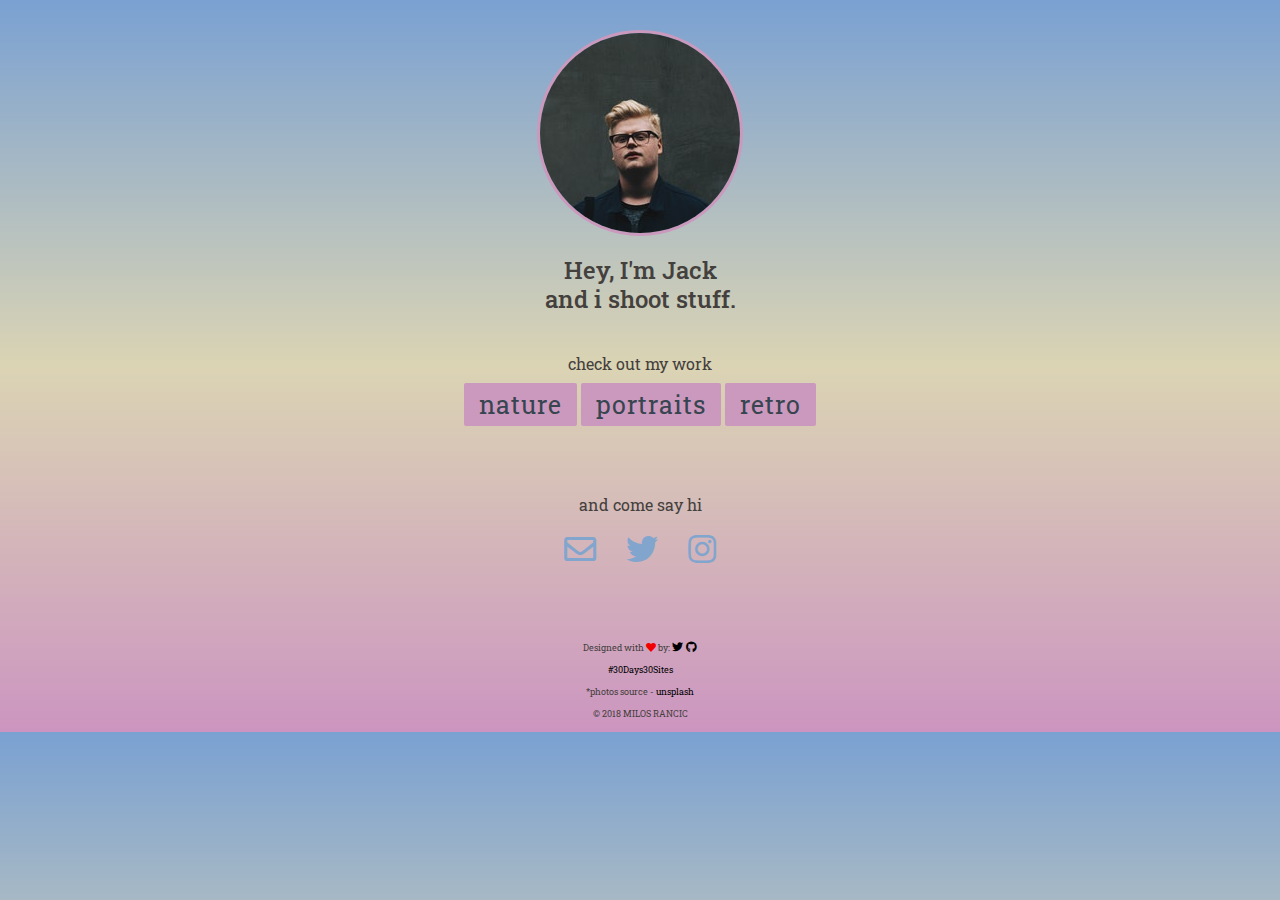
<file: index.html>
<!DOCTYPE html>
<html lang="en">
<head>

	<meta charset="utf-8">
	<meta http-equiv="X-UA-Compatible" content="IE=edge">
	<meta name="viewport" content="width=device-width, initial-scale=1">

	<title>Photographer</title>

	<!-- Bootstrap -->
	<link rel="stylesheet" href="https://maxcdn.bootstrapcdn.com/bootstrap/4.0.0/css/bootstrap.min.css" integrity="sha384-Gn5384xqQ1aoWXA+058RXPxPg6fy4IWvTNh0E263XmFcJlSAwiGgFAW/dAiS6JXm" crossorigin="anonymous">
	
	<!-- CSS -->
	<link rel="stylesheet" type="text/css" href="css/style.css">

	<!-- Font awesome -->
	<link href="https://use.fontawesome.com/releases/v5.0.8/css/all.css" rel="stylesheet">

	<!-- Google font -->
	<link href="https://fonts.googleapis.com/css?family=Roboto+Slab:400,700" rel="stylesheet">

</head>

<body id="index-pg">

	<div class="container text-center">
		<div class="row">

			<div class="col-md-12">
				<img src="images/avatar.jpeg" class="rounded-circle img-fluid" alt="headshot of photographer">
				<!-- Photo source https://source.unsplash.com/EF8yYhT9_KA/200x200 -->
				<h4>Hey, I'm Jack <br> and i shoot stuff. </h4> 
			</div>
		</div>
		<div class="row">
			<div class="col-md-12 all-pg-links">
				<p>check out my work</p>
				<a href="nature.html">nature</a>
				<a href="portraits.html">portraits</a>
				<a href="retro.html">retro</a>
			</div>	
		</div>
		<div class="row">	
			<div class="col-md-12 social-links">
				<p>and come say hi</p>
				<a href=""><i class="far fa-2x fa-envelope"></i></a>
				<a href=""><i class="fab fa-2x fa-twitter"></i></a>
				<a href=""><i class="fab fa-2x fa-instagram"></i></a>
			</div>
		</div>
	</div>



	<!-- footer -->
	<section id="footer">
		<div class="container-fluid" >
			<div class="row">
				<div class="col-md-12">
					<p class="text-center"><small>Designed with
						<span class="heart"><i class="fas fa-heart"></i></span> by: </small>
						<a href="https://twitter.com/milos_rancic" target="_blank">
							<i class="fab fa-twitter"></i>
						</a>
						<a href="https://github.com/milosrancic" target="_blank">
							<i class="fab fa-github"></i>
						</a>
					</p>
					<p class="text-center">
						<small>
							<a href="https://www.facebook.com/groups/30days30sites/" target="_blank">#30Days30Sites</a>
						</small>
					</p>
					<p class="text-center">
						<small>*photos source -  
							<a href="https://unsplash.com/"  target="_blank">unsplash</a>
						</small>
					</p>
					<p class="text-center">
						<small> © 2018 MILOS RANCIC </small>
					</p>
				</div>
			</div>
		</div>
	</section>




	<!-- Scripts -->
	<script src="https://ajax.googleapis.com/ajax/libs/jquery/3.3.1/jquery.min.js"></script>

	<script src="https://maxcdn.bootstrapcdn.com/bootstrap/4.0.0/js/bootstrap.min.js" integrity="sha384-JZR6Spejh4U02d8jOt6vLEHfe/JQGiRRSQQxSfFWpi1MquVdAyjUar5+76PVCmYl" crossorigin="anonymous"></script>

	<script type="text/javascript" src="js/script.js"></script>

</body>
</html>
</file>
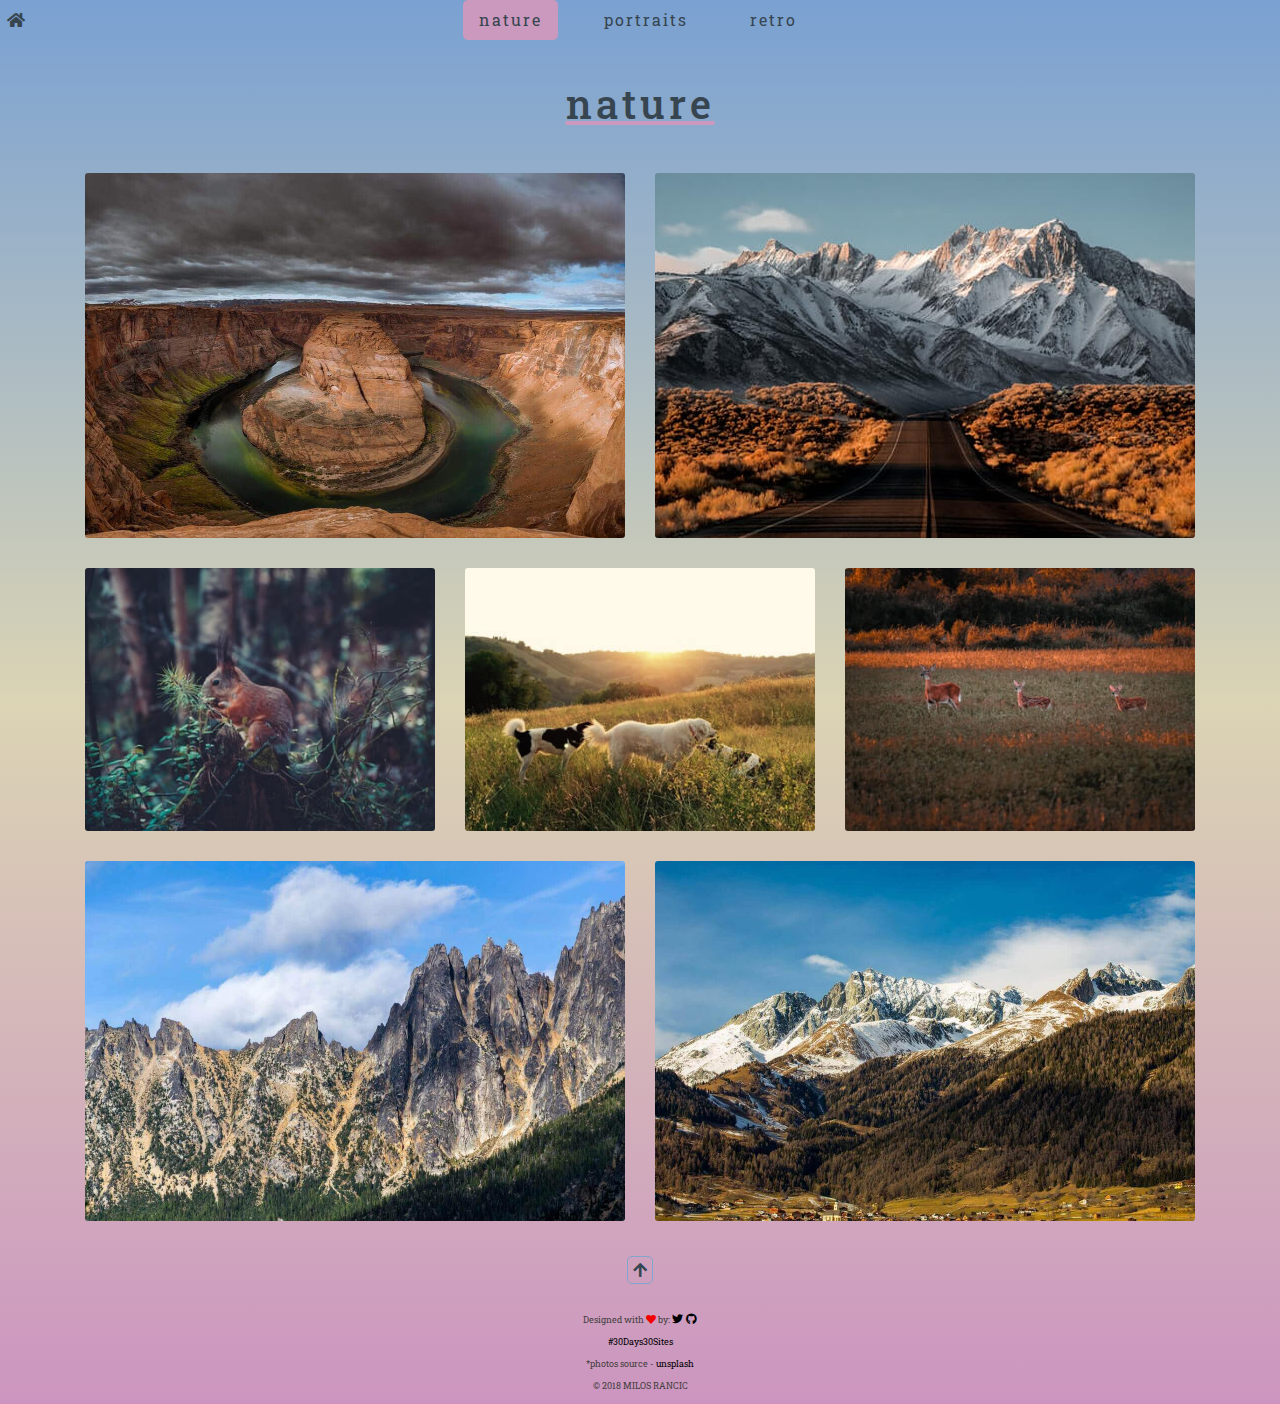
<file: nature.html>
<!DOCTYPE html>
<html lang="en">
<head>

	<meta charset="utf-8">
	<meta http-equiv="X-UA-Compatible" content="IE=edge">
	<meta name="viewport" content="width=device-width, initial-scale=1">

	<title>Photographer</title>

	<!-- Bootstrap -->
	<link rel="stylesheet" href="https://maxcdn.bootstrapcdn.com/bootstrap/4.0.0/css/bootstrap.min.css" integrity="sha384-Gn5384xqQ1aoWXA+058RXPxPg6fy4IWvTNh0E263XmFcJlSAwiGgFAW/dAiS6JXm" crossorigin="anonymous">
	
	<!-- CSS -->
	<link rel="stylesheet" type="text/css" href="css/style.css">

	<!-- Font awesome -->
	<link href="https://use.fontawesome.com/releases/v5.0.8/css/all.css" rel="stylesheet">

	<!-- Google font -->
	<link href="https://fonts.googleapis.com/css?family=Roboto+Slab:400,700" rel="stylesheet">

</head>
<body id="nature-pg">

	<!-- home icon -->
	<div class="float-left">
		<a href="index.html">
			<i class="fas fa-home"></i>
		</a>
	</div>

	<!-- navbar -->
	<ul class="nav justify-content-center">
		<li class="nav-item">
			<a class="nav-link active" href="nature.html">nature</a>
		</li>
		<li class="nav-item">
			<a class="nav-link" href="portraits.html">portraits</a>
		</li>
		<li class="nav-item">
			<a class="nav-link" href="retro.html">retro</a>
		</li>
	</ul>

	<div class="container">
		<div class="row">
			<div class="col-md-12 text-center">
				<h1>nature</h1>
			</div>
		</div>
	</div>
	<div class="container photos">
		<div class="row ">
			<div class="col-md-6">
				<img src="images/nature-1.jpeg" class="img-fluid" alt="photo of canyon">
				<!-- photo source https://source.unsplash.com/xMYnPo53ukE -->
			</div>
			<div class="col-md-6">
				<img src="images/nature-2.jpeg" class="img-fluid" alt="photo of mountain">
				<!-- photo source https://source.unsplash.com/DiUz3I1iAt4/540x365 -->
			</div>
			<!-- row start -->
			<div class="col-md-4">
				<img src="images/nature-3.jpeg" class="img-fluid" alt="photo of squirrel">
				<!-- photo source https://source.unsplash.com/6hC831t-ihM/400x300 -->
			</div>
			<div class="col-md-4">
				<img src="images/nature-4.jpeg" class="img-fluid" alt="photo of dogs">
				<!-- photo source https://source.unsplash.com/BA_bjyxvoNQ/400x300 -->
			</div>
			<div class="col-md-4">
				<img src="images/nature-5.jpeg" class="img-fluid" alt="photo of deer">
				<!-- photo source https://source.unsplash.com/Uncdy8uz1lI/400x300 -->
			</div>
			<!-- row start -->
			<div class="col-md-6">
				<img src="images/nature-6.jpeg" class="img-fluid" alt="photo of mountain">
				<!-- photo source https://source.unsplash.com/jZCilFgdJmM -->
			</div>
			<div class="col-md-6">
				<img src="images/nature-7.jpeg" class="img-fluid" alt="photo of mountain">
				<!-- photo source https://source.unsplash.com/DbRoPEKtedo -->
			</div>
		</div>
	</div>

	<!-- back to top arrow -->
	<div class="text-center back-to-top">
		<a href="#">
			<i class="fas fa-arrow-up"></i>
		</a>
	</div>

	

	<!-- footer -->
	<section id="footer">
		<div class="container-fluid" >
			<div class="row">
				<div class="col-md-12">
					<p class="text-center"><small>Designed with
						<span class="heart"><i class="fas fa-heart"></i></span> by: </small>
						<a href="https://twitter.com/milos_rancic" target="_blank">
							<i class="fab fa-twitter"></i>
						</a>
						<a href="https://github.com/milosrancic" target="_blank">
							<i class="fab fa-github"></i>
						</a>
					</p>
					<p class="text-center">
						<small>
							<a href="https://www.facebook.com/groups/30days30sites/" target="_blank">#30Days30Sites</a>
						</small>
					</p>
					<p class="text-center">
						<small>*photos source -  
							<a href="https://unsplash.com/"  target="_blank">unsplash</a>
						</small>
					</p>
					<p class="text-center">
						<small> © 2018 MILOS RANCIC </small>
					</p>
				</div>
			</div>
		</div>
	</section>





	<!-- Scripts -->
	<script src="https://ajax.googleapis.com/ajax/libs/jquery/3.3.1/jquery.min.js"></script>

	<script src="https://maxcdn.bootstrapcdn.com/bootstrap/4.0.0/js/bootstrap.min.js" integrity="sha384-JZR6Spejh4U02d8jOt6vLEHfe/JQGiRRSQQxSfFWpi1MquVdAyjUar5+76PVCmYl" crossorigin="anonymous"></script>

	<script type="text/javascript" src="js/script.js"></script>

</body>
</html>
</file>
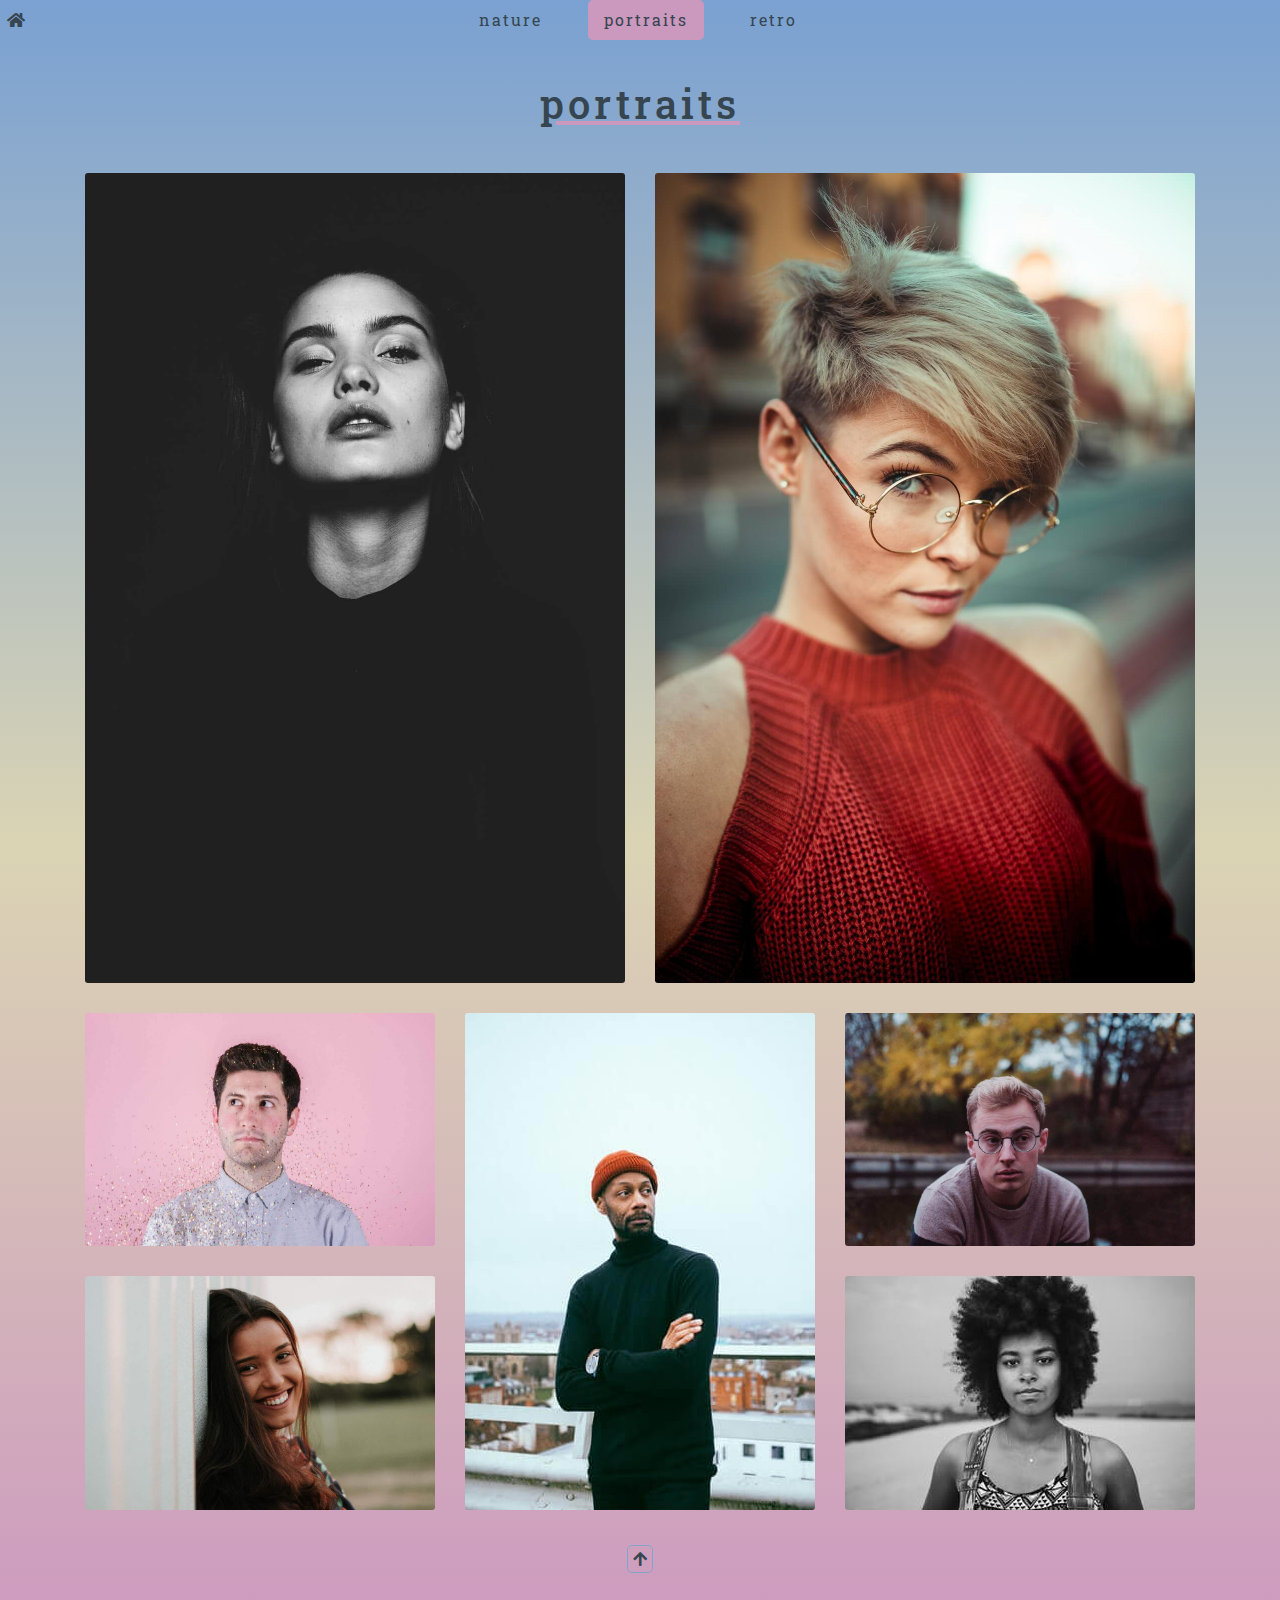
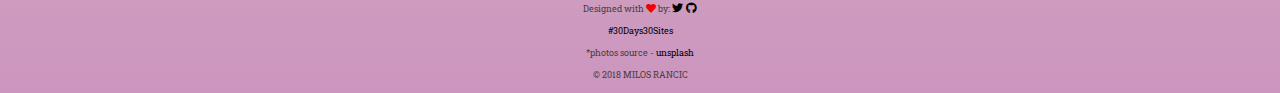
<file: portraits.html>
<!DOCTYPE html>
<html lang="en">
<head>

	<meta charset="utf-8">
	<meta http-equiv="X-UA-Compatible" content="IE=edge">
	<meta name="viewport" content="width=device-width, initial-scale=1">

	<title>Photographer</title>

	<!-- Bootstrap -->
	<link rel="stylesheet" href="https://maxcdn.bootstrapcdn.com/bootstrap/4.0.0/css/bootstrap.min.css" integrity="sha384-Gn5384xqQ1aoWXA+058RXPxPg6fy4IWvTNh0E263XmFcJlSAwiGgFAW/dAiS6JXm" crossorigin="anonymous">
	
	<!-- CSS -->
	<link rel="stylesheet" type="text/css" href="css/style.css">

	<!-- Font awesome -->
	<link href="https://use.fontawesome.com/releases/v5.0.8/css/all.css" rel="stylesheet">

	<!-- Google font -->
	<link href="https://fonts.googleapis.com/css?family=Roboto+Slab:400,700" rel="stylesheet">	

</head>
<body id="portraits-pg">

	<!-- Navbar -->
	<div class="float-left">
		<a href="index.html">
			<i class="fas fa-home"></i>
		</a>
	</div>
	<ul class="nav justify-content-center">
		<li class="nav-item">
			<a class="nav-link" href="nature.html">nature</a>
		</li>
		<li class="nav-item">
			<a class="nav-link active" href="portraits.html">portraits</a>
		</li>
		<li class="nav-item">
			<a class="nav-link" href="retro.html">retro</a>
		</li>
	</ul>

	<div class="container">
		<div class="row">
			<div class="col-md-12 text-center">
				<h1>portraits</h1>
			</div>
		</div>
	</div>


	<!-- 400x820 -->

	<div class="container photos ">
		<div class="row">
			<div class="col-md-6">
				<img src="images/portrait-1.jpeg" class="img-fluid" alt="headshot of model a model">
				<!-- photo source https://source.unsplash.com/Nxy-6QwGMzA-->
			</div>
			<div class="col-md-6">
				<img src="images/portrait-2.jpeg" class="img-fluid" alt="headshot of model a model">
				<!-- photo source https://source.unsplash.com/vXQza9AUe40 -->
			</div>
			<div class="col-md-4">
				<img src="images/portrait-3.jpeg" class="img-fluid" alt="headshot of a model">
				<!-- photo source https://source.unsplash.com/ntQ-DWsyh8o -->
				<img src="images/portrait-4.jpeg" class="img-fluid" alt="headshot of a model">
				<!-- photo source https://source.unsplash.com/yhTgwFpqgjg -->
			</div>
			<div class="col-md-4">
				<img src="images/portrait-5.jpeg" class="img-fluid" alt="headshot of a model">
				<!-- photo source https://source.unsplash.com/5aGUyCW_PJw -->
			</div>
			<div class="col-md-4">
				<img src="images/portrait-6.jpeg" class="img-fluid" alt="headshot of a model">
				<!-- photo source https://source.unsplash.com/BBhY-e1XsT0 -->
				<img src="images/portrait-7.jpeg" class="img-fluid" alt="headshot of a model">
				<!-- photo source https://source.unsplash.com/4ng2Q432boo -->
			</div>
		</div>
	</div>

	<!-- back to top arrow -->
	<div class="text-center back-to-top">
		<a href="#">
			<i class="fas fa-arrow-up"></i>
		</a>
	</div>













	<!-- footer -->
	<section id="footer">
		<div class="container-fluid" >
			<div class="row">
				<div class="col-md-12">
					<p class="text-center"><small>Designed with
						<span class="heart"><i class="fas fa-heart"></i></span> by: </small>
						<a href="https://twitter.com/milos_rancic" target="_blank">
							<i class="fab fa-twitter"></i>
						</a>
						<a href="https://github.com/milosrancic" target="_blank">
							<i class="fab fa-github"></i>
						</a>
					</p>
					<p class="text-center">
						<small>
							<a href="https://www.facebook.com/groups/30days30sites/" target="_blank">#30Days30Sites</a>
						</small>
					</p>
					<p class="text-center">
						<small>*photos source -  
							<a href="https://unsplash.com/"  target="_blank">unsplash</a>
						</small>
					</p>
					<p class="text-center">
						<small> © 2018 MILOS RANCIC </small>
					</p>
				</div>
			</div>
		</div>
	</section>




	<!-- Scripts -->
	<script src="https://ajax.googleapis.com/ajax/libs/jquery/3.3.1/jquery.min.js"></script>

	<script src="https://maxcdn.bootstrapcdn.com/bootstrap/4.0.0/js/bootstrap.min.js" integrity="sha384-JZR6Spejh4U02d8jOt6vLEHfe/JQGiRRSQQxSfFWpi1MquVdAyjUar5+76PVCmYl" crossorigin="anonymous"></script>

	<script type="text/javascript" src="js/script.js"></script>
	
</body>
</html>
</file>
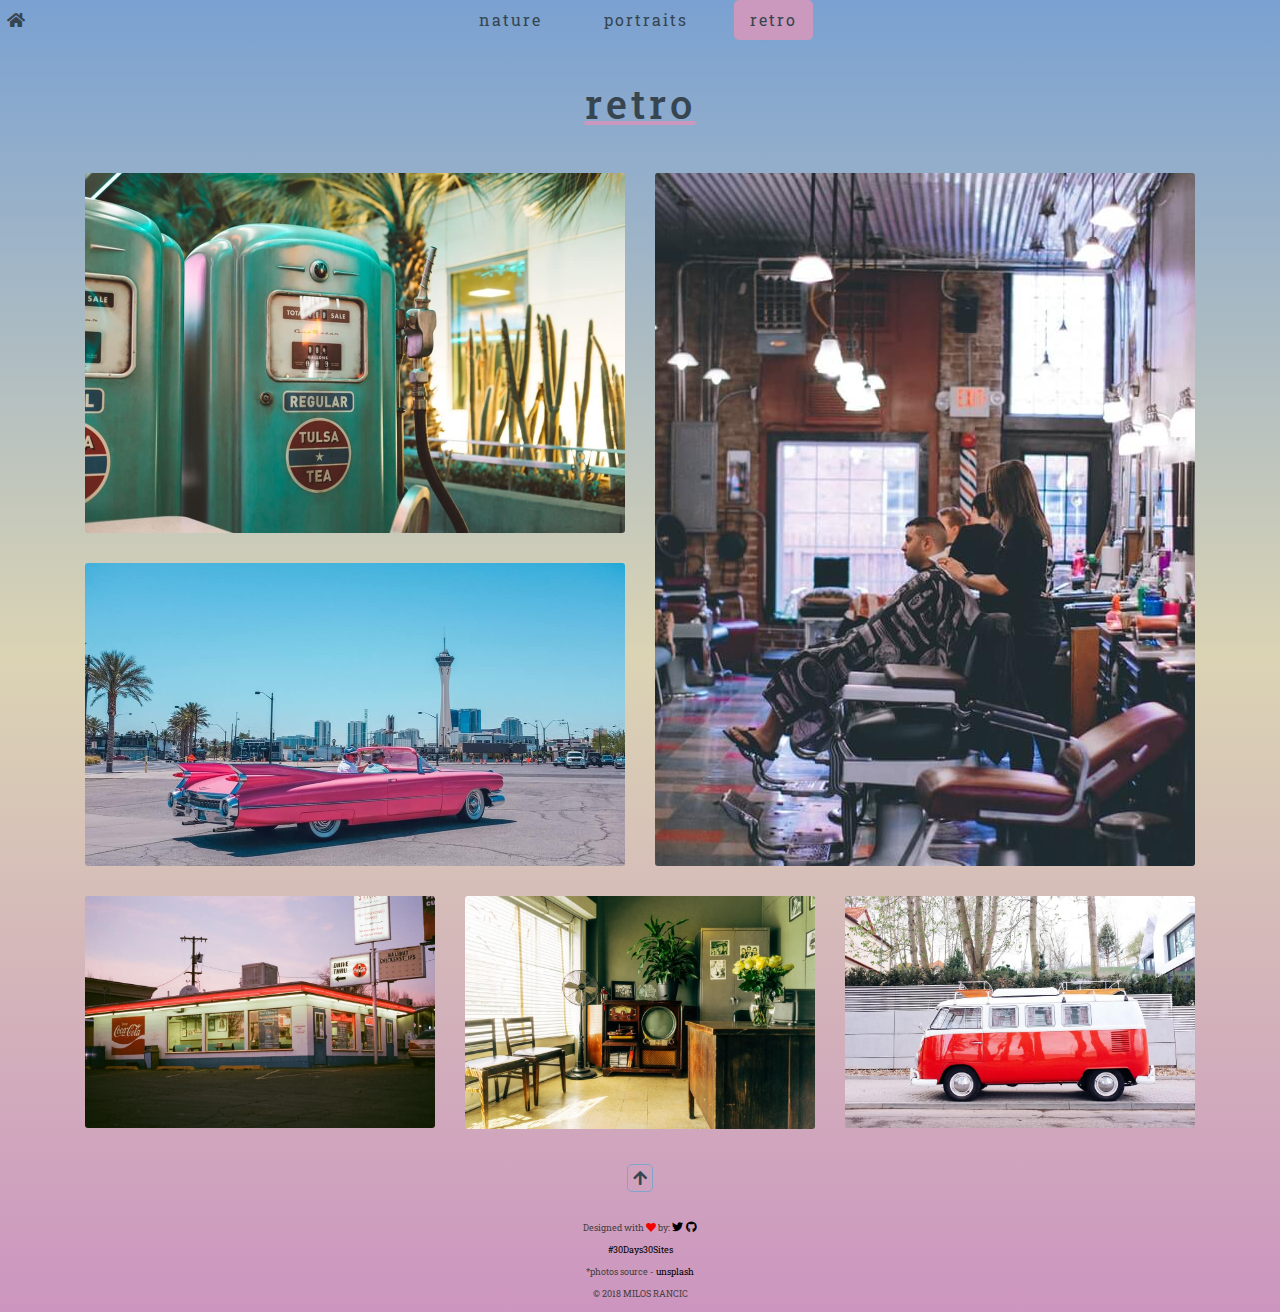
<file: retro.html>
<!DOCTYPE html>
<html lang="en">
<head>

	<meta charset="utf-8">
	<meta http-equiv="X-UA-Compatible" content="IE=edge">
	<meta name="viewport" content="width=device-width, initial-scale=1">

	<title>Photographer</title>

	<!-- Bootstrap -->
	<link rel="stylesheet" href="https://maxcdn.bootstrapcdn.com/bootstrap/4.0.0/css/bootstrap.min.css" integrity="sha384-Gn5384xqQ1aoWXA+058RXPxPg6fy4IWvTNh0E263XmFcJlSAwiGgFAW/dAiS6JXm" crossorigin="anonymous">
	
	<!-- CSS -->
	<link rel="stylesheet" type="text/css" href="css/style.css">

	<!-- Font awesome -->
	<link href="https://use.fontawesome.com/releases/v5.0.8/css/all.css" rel="stylesheet">

	<!-- Google font -->
	<link href="https://fonts.googleapis.com/css?family=Roboto+Slab:400,700" rel="stylesheet">
	
</head>

<body id="retro-pg">

	<div class="float-left">
		<a href="index.html">
			<i class="fas fa-home"></i>
		</a>
	</div>
	<ul class="nav justify-content-center">
		<li class="nav-item">
			<a class="nav-link" href="nature.html">nature</a>
		</li>
		<li class="nav-item">
			<a class="nav-link" href="portraits.html">portraits</a>
		</li>
		<li class="nav-item">
			<a class="nav-link active" href="retro.html">retro</a>
		</li>
	</ul>


	<div class="container">
		<div class="row">
			<div class="col-md-12 text-center">
				<h1>retro</h1>
			</div>
		</div>
	</div>

	<div class="container photos">
		<div class="row">
			<div class="col-md-6">
				<img src="images/retro-1.jpeg" class="img-fluid" alt="retro photography">
				<!-- photo source https://source.unsplash.com/5pcRl9NsAIM -->
				<img src="images/retro-2.jpeg" class="img-fluid" alt="retro photography">
				<!-- photo source https://source.unsplash.com/d0yYWDJ1qDI -->
			</div>
			<div class="col-md-6">
				<img src="images/retro-3.jpeg" class="img-fluid" alt="retro photography">
				<!-- photo source https://source.unsplash.com/CUXxqgjTAt4/540x693 -->
			</div>
			<div class="col-md-4">
				<img src="images/retro-4.jpeg" class="img-fluid" alt="retro photography">
				<!-- photo source https://source.unsplash.com/WDCZ5zl7-Qo -->
			</div>
			<div class="col-md-4">
				<img src="images/retro-5.jpeg" class="img-fluid" alt="retro photography">
				<!-- photo source https://source.unsplash.com/lXEUSjkYR-Y -->
			</div>
			<div class="col-md-4">
				<img src="images/retro-6.jpeg" class="img-fluid" alt="retro photography">
				<!-- photo source https://source.unsplash.com/9C1tJR1ngTY -->
			</div>
		</div>
	</div>
</div>
</div>

<!-- back to top arrow -->
<div class="text-center back-to-top">
	<a href="#">
		<i class="fas fa-arrow-up"></i>
	</a>
</div>

<!-- 400x820 -->

<!-- Footer -->
<section id="footer">
	<div class="container-fluid" >
		<div class="row">
			<div class="col-md-12">
				<p class="text-center"><small>Designed with
					<span class="heart"><i class="fas fa-heart"></i></span> by: </small>
					<a href="https://twitter.com/milos_rancic" target="_blank">
						<i class="fab fa-twitter"></i>
					</a>
					<a href="https://github.com/milosrancic" target="_blank">
						<i class="fab fa-github"></i>
					</a>
				</p>
				<p class="text-center">
					<small>
						<a href="https://www.facebook.com/groups/30days30sites/" target="_blank">#30Days30Sites</a>
					</small>
				</p>
				<p class="text-center">
					<small>*photos source -  
						<a href="https://unsplash.com/"  target="_blank">unsplash</a>
					</small>
				</p>
				<p class="text-center">
					<small> © 2018 MILOS RANCIC </small>
				</p>
			</div>
		</div>
	</div>
</section>



<!-- Scripts -->
<script src="https://ajax.googleapis.com/ajax/libs/jquery/3.3.1/jquery.min.js"></script>

<script src="https://maxcdn.bootstrapcdn.com/bootstrap/4.0.0/js/bootstrap.min.js" integrity="sha384-JZR6Spejh4U02d8jOt6vLEHfe/JQGiRRSQQxSfFWpi1MquVdAyjUar5+76PVCmYl" crossorigin="anonymous"></script>

<script type="text/javascript" src="js/script.js"></script>

</body>
</html>
</file>
<file: css/style.css>
body {
	font-family: 'Roboto Slab', serif;
	color: #44403D;
	max-width: 1400px;
	margin: 0 auto;

	background: #CC95C0;  /* fallback for old browsers */
	background: -webkit-linear-gradient(to bottom, #7AA1D2, #DBD4B4, #CC95C0);  /* Chrome 10-25, Safari 5.1-6 */
	background: linear-gradient(to bottom, #7AA1D2, #DBD4B4, #CC95C0); /* W3C, IE 10+/ Edge, Firefox 16+, Chrome 26+, Opera 12+, Safari 7+ */
}


/* --- NAVBAR --- */

.nav .nav-item > a {
	margin-right: 30px;
	color: #36454F;
	letter-spacing: 2px;
}
.nav .nav-item .active {
	background-color: #CB98BE;
	border-radius: 5px;
}

@media only screen and (max-width: 410px) {
	.nav .nav-item > a {
		letter-spacing: normal;
	}
}


/* --- INDEX PAGE ---- */
#index-pg img {
	margin-top: 30px;
	margin-bottom: 20px;
	border: 3px solid #CB98BE;
}

#index-pg a {
	color: #EE5A24;
	color: #36454F;
}

/* all pages links */
.all-pg-links {
	margin: 30px 0 30px 0;
}
.all-pg-links p {
	margin: 0;
	margin-bottom: 10px;
}
.all-pg-links a {
	letter-spacing: 1px;
	font-size: 25px;
	padding: 5px 15px;
	background-color: #CB98BE;
	border-radius: 2px;
}
.all-pg-links a:hover {
	background-color: #82A5CE;
	text-decoration: none;
	cursor: pointer;
}
.all-pg-links a:active {
	background-color: black;
}

@media only screen and (max-width: 386px) {
	.all-pg-links {
		padding: 3px 9px;
	}
}


/*social media links*/
.social-links {
	margin-top: 40px;
}
.social-links a {
	padding: 0 13px 0 13px;
}
.social-links i {
	color: #82A5CE;
}
.social-links i:hover {
	color: black;
	color: #CB98BE;
}

#index-pg #footer {
	margin-top: 65px;
}

/* home icon */
.fa-home {
	padding: 12px 0 0 7px;
	color: #36454F;
}


/* h1 tags on all three pages */
#nature-pg h1, 
#portraits-pg h1, 
#retro-pg h1 {
	color: #36454F;
	letter-spacing: 4px;
	margin: 40px 0 30px 0;
	text-decoration: underline;
	text-decoration-color: #CB98BE; 
}

/* back to top arrow */
.fa-arrow-up {
	color: #36454F;
	margin: 20px 20px;
	border: 1px solid #82A5CE;
	padding: 5px;
	border-radius: 5px;
}
.fa-arrow-up:hover {
	background-color: #82A5CE;
}

/* margins between photos on all three pages */
#nature-pg .photos img, 
#portraits-pg .photos img, 
#retro-pg .photos img  {
	margin: 15px 0 15px 0;
	border-radius: 3px;
}

@media only screen and (max-width: 768px) {
	#nature-pg .photos img, 
	#portraits-pg .photos img, 
	#retro-pg .photos img  {
		display:block;
		margin:15px auto;
	}
}



/* --- FOOTER --- */

#footer {
	line-height: normal;
	padding-bottom: 5px;
}
#footer p {
	font-size: 11px;
	margin: 7px;
}
.heart {
	color: #F20000;
	font-size: 10px;
}

#footer a {
	color: black;
}

#footer a:hover, a:visited {
	color: #82A5CE;
	text-decoration: none;
}
</file>
